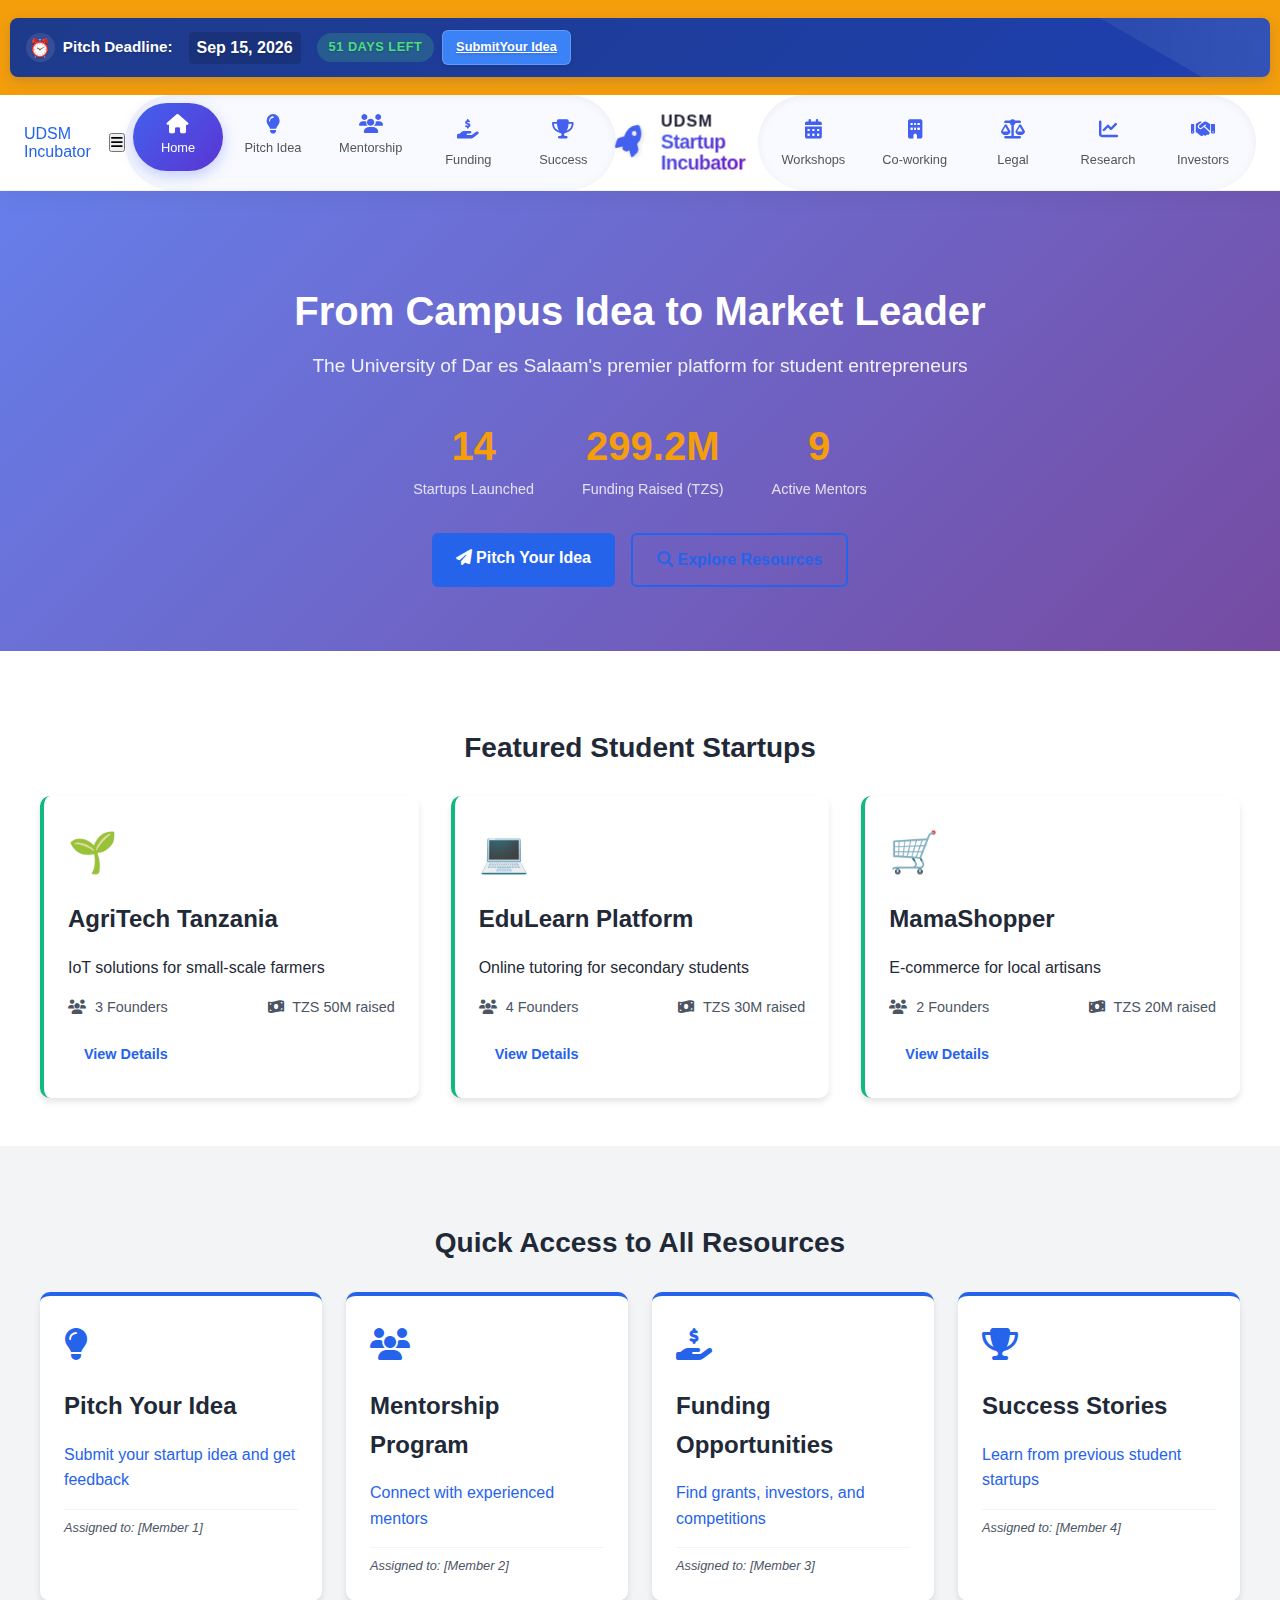
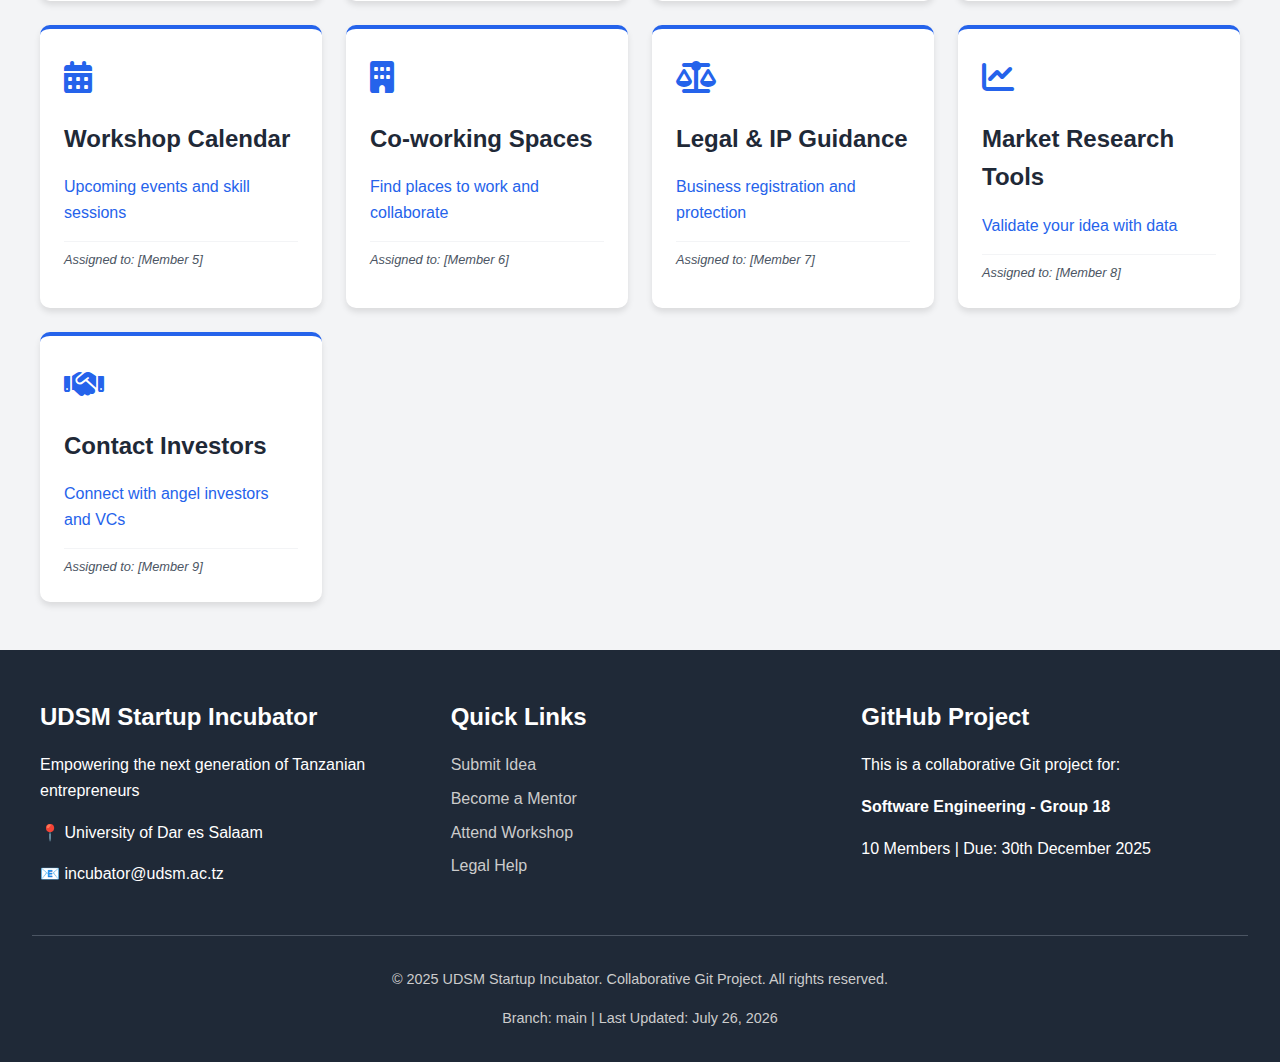
<file: index.html>
<!DOCTYPE html>
<html lang="en">
<head>
    <meta charset="UTF-8">
    <meta name="viewport" content="width=device-width, initial-scale=1.0, maximum-scale=5.0, viewport-fit=cover">
    <title>UDSM Startup Incubator | Turn Ideas into Reality</title>
    <link rel="stylesheet" href="styles/main.css">
    <link rel="stylesheet" href="styles/components/navbar.css">
    <link rel="stylesheet" href="styles/pages/home.css">
    <link rel="stylesheet" href="https://cdnjs.cloudflare.com/ajax/libs/font-awesome/6.4.0/css/all.min.css">
</head>
<body>
    <!-- Pitch Deadline Component -->
    <div class="top-alert">
        <div class="pitch-deadline">
            <!-- Content will be dynamically inserted by deadlineManager.js -->
        </div>
    </div>

    <!-- Main Navigation -->
    <nav class="navbar">
        <div class="nav-container">
            <!-- Logo or site title -->
            <a href="/" class="logo">
                <span class="logo-text">UDSM Incubator</span>
            </a>

            <!-- Mobile Menu Toggle -->
            <button class="menu-toggle" aria-label="Toggle menu" aria-expanded="false" aria-controls="nav-menu">
                <i class="fas fa-bars"></i>
            </button>
            
            <!-- Mobile Menu Overlay -->
            <div class="menu-overlay"></div>
            
            <!-- Navigation Menu -->
            <ul class="nav-menu" id="nav-menu" role="menu">
                <li class="nav-item">
                    <a href="index.html" class="nav-link active">
                        <i class="fas fa-home nav-icon"></i>
                        <span class="nav-text">Home</span>
                    </a>
                </li>
                <li class="nav-item">
                    <a href="pages/pitch.html" class="nav-link">
                        <i class="fas fa-lightbulb nav-icon"></i>
                        <span class="nav-text">Pitch Idea</span>
                    </a>
                </li>
                <li class="nav-item">
                    <a href="pages/mentorship.html" class="nav-link">
                        <i class="fas fa-users nav-icon"></i>
                        <span class="nav-text">Mentorship</span>
                    </a>
                </li>
                <li class="nav-item">
                    <a href="pages/funding.html" class="nav-link">
                        <div class="nav-icon"><i class="fas fa-hand-holding-usd"></i></div>
                        <span class="nav-text">Funding</span>
                    </a>
                </li>
                <li class="nav-item">
                    <a href="pages/stories.html" class="nav-link">
                        <div class="nav-icon"><i class="fas fa-trophy"></i></div>
                        <span class="nav-text">Success</span>
                    </a>
                </li>
            </ul>

            <!-- Centered Logo -->
            <div class="logo">
                <div class="logo-3d">
                    <div class="logo-icon">
                        <i class="fas fa-rocket"></i>
                    </div>
                    <h1 class="logo-text">
                        <span class="logo-udsm">UDSM</span>
                        <span class="logo-main">Startup Incubator</span>
                    </h1>
                </div>
            </div>

            <!-- Right Navigation -->
            <ul class="nav-menu right-nav">
                <li class="nav-item">
                    <a href="pages/workshops.html" class="nav-link">
                        <div class="nav-icon"><i class="fas fa-calendar-alt"></i></div>
                        <span class="nav-text">Workshops</span>
                    </a>
                </li>
                <li class="nav-item">
                    <a href="pages/spaces.html" class="nav-link">
                        <div class="nav-icon"><i class="fas fa-building"></i></div>
                        <span class="nav-text">Co-working</span>
                    </a>
                </li>
                <li class="nav-item">
                    <a href="pages/legal.html" class="nav-link">
                        <div class="nav-icon"><i class="fas fa-balance-scale"></i></div>
                        <span class="nav-text">Legal</span>
                    </a>
                </li>
                <li class="nav-item">
                    <a href="pages/research.html" class="nav-link">
                        <div class="nav-icon"><i class="fas fa-chart-line"></i></div>
                        <span class="nav-text">Research</span>
                    </a>
                </li>
                <li class="nav-item">
                    <a href="pages/investors.html" class="nav-link">
                        <div class="nav-icon"><i class="fas fa-handshake"></i></div>
                        <span class="nav-text">Investors</span>
                    </a>
                </li>
            </ul>

            <div class="hamburger">
                <i class="fas fa-bars"></i>
            </div>
        </div>
    </nav>

    <!-- Hero Section -->
    <header class="hero">
        <div class="hero-content">
            <h2>From Campus Idea to Market Leader</h2>
            <p>The University of Dar es Salaam's premier platform for student entrepreneurs</p>
            <div class="hero-stats">
                <div class="stat">
                    <span class="number" id="startups-count">0</span>
                    <span class="label">Startups Launched</span>
                </div>
                <div class="stat">
                    <span class="number" id="funding-count">0</span>
                    <span class="label">Funding Raised (TZS)</span>
                </div>
                <div class="stat">
                    <span class="number" id="mentors-count">0</span>
                    <span class="label">Active Mentors</span>
                </div>
            </div>
            <div class="hero-buttons">
                <a href="pages/pitch.html" class="btn-primary">
                    <i class="fas fa-paper-plane"></i> Pitch Your Idea
                </a>
                <a href="#features" class="btn-secondary">
                    <i class="fas fa-search"></i> Explore Resources
                </a>
            </div>
        </div>
    </header>

    <!-- Featured Startups Section -->
    <section class="featured-startups">
        <h2>Featured Student Startups</h2>
        <div class="startup-grid">
            <!-- Startup Card 1 -->
            <div class="startup-card">
                <div class="startup-logo">🌱</div>
                <h3>AgriTech Tanzania</h3>
                <p>IoT solutions for small-scale farmers</p>
                <div class="startup-metrics">
                    <span><i class="fas fa-users"></i> 3 Founders</span>
                    <span><i class="fas fa-money-bill-wave"></i> TZS 50M raised</span>
                </div>
                <a href="#" class="btn-small">View Details</a>
            </div>
            
            <!-- Startup Card 2 -->
            <div class="startup-card">
                <div class="startup-logo">💻</div>
                <h3>EduLearn Platform</h3>
                <p>Online tutoring for secondary students</p>
                <div class="startup-metrics">
                    <span><i class="fas fa-users"></i> 4 Founders</span>
                    <span><i class="fas fa-money-bill-wave"></i> TZS 30M raised</span>
                </div>
                <a href="#" class="btn-small">View Details</a>
            </div>
            
            <!-- Startup Card 3 -->
            <div class="startup-card">
                <div class="startup-logo">🛒</div>
                <h3>MamaShopper</h3>
                <p>E-commerce for local artisans</p>
                <div class="startup-metrics">
                    <span><i class="fas fa-users"></i> 2 Founders</span>
                    <span><i class="fas fa-money-bill-wave"></i> TZS 20M raised</span>
                </div>
                <a href="#" class="btn-small">View Details</a>
            </div>
        </div>
    </section>

    <!-- Quick Links Section -->
    <section class="quick-links" id="features">
        <h2>Quick Access to All Resources</h2>
        <div class="links-grid">
            <!-- Each group member will enhance ONE of these cards -->
            <a href="pages/pitch.html" class="feature-card">
                <div class="feature-icon">
                    <i class="fas fa-lightbulb"></i>
                </div>
                <h3>Pitch Your Idea</h3>
                <p>Submit your startup idea and get feedback</p>
                <span class="assignee">Assigned to: [Member 1]</span>
            </a>
            
            <a href="pages/mentorship.html" class="feature-card">
                <div class="feature-icon">
                    <i class="fas fa-users"></i>
                </div>
                <h3>Mentorship Program</h3>
                <p>Connect with experienced mentors</p>
                <span class="assignee">Assigned to: [Member 2]</span>
            </a>
            
            <a href="pages/funding.html" class="feature-card">
                <div class="feature-icon">
                    <i class="fas fa-hand-holding-usd"></i>
                </div>
                <h3>Funding Opportunities</h3>
                <p>Find grants, investors, and competitions</p>
                <span class="assignee">Assigned to: [Member 3]</span>
            </a>
            
            <a href="pages/stories.html" class="feature-card">
                <div class="feature-icon">
                    <i class="fas fa-trophy"></i>
                </div>
                <h3>Success Stories</h3>
                <p>Learn from previous student startups</p>
                <span class="assignee">Assigned to: [Member 4]</span>
            </a>
            
            <a href="pages/workshops.html" class="feature-card">
                <div class="feature-icon">
                    <i class="fas fa-calendar-alt"></i>
                </div>
                <h3>Workshop Calendar</h3>
                <p>Upcoming events and skill sessions</p>
                <span class="assignee">Assigned to: [Member 5]</span>
            </a>
            
            <a href="pages/spaces.html" class="feature-card">
                <div class="feature-icon">
                    <i class="fas fa-building"></i>
                </div>
                <h3>Co-working Spaces</h3>
                <p>Find places to work and collaborate</p>
                <span class="assignee">Assigned to: [Member 6]</span>
            </a>
            
            <a href="pages/legal.html" class="feature-card">
                <div class="feature-icon">
                    <i class="fas fa-balance-scale"></i>
                </div>
                <h3>Legal & IP Guidance</h3>
                <p>Business registration and protection</p>
                <span class="assignee">Assigned to: [Member 7]</span>
            </a>
            
            <a href="pages/research.html" class="feature-card">
                <div class="feature-icon">
                    <i class="fas fa-chart-line"></i>
                </div>
                <h3>Market Research Tools</h3>
                <p>Validate your idea with data</p>
                <span class="assignee">Assigned to: [Member 8]</span>
            </a>
            
            <a href="pages/investors.html" class="feature-card">
                <div class="feature-icon">
                    <i class="fas fa-handshake"></i>
                </div>
                <h3>Contact Investors</h3>
                <p>Connect with angel investors and VCs</p>
                <span class="assignee">Assigned to: [Member 9]</span>
            </a>
        </div>
    </section>

    <!-- Footer -->
    <footer class="footer">
        <div class="footer-content">
            <div class="footer-section">
                <h3>UDSM Startup Incubator</h3>
                <p>Empowering the next generation of Tanzanian entrepreneurs</p>
                <p>📍 University of Dar es Salaam</p>
                <p>📧 incubator@udsm.ac.tz</p>
            </div>
            <div class="footer-section">
                <h3>Quick Links</h3>
                <ul>
                    <li><a href="pages/pitch.html">Submit Idea</a></li>
                    <li><a href="pages/mentorship.html">Become a Mentor</a></li>
                    <li><a href="pages/workshops.html">Attend Workshop</a></li>
                    <li><a href="pages/legal.html">Legal Help</a></li>
                </ul>
            </div>
            <div class="footer-section">
                <h3>GitHub Project</h3>
                <p>This is a collaborative Git project for:</p>
                <p><strong>Software Engineering - Group 18</strong></p>
                <p>10 Members | Due: 30th December 2025</p>
            </div>
        </div>
        <div class="footer-bottom">
            <p>&copy; 2025 UDSM Startup Incubator. Collaborative Git Project. All rights reserved.</p>
            <p>Branch: <span id="current-branch">master</span> | Last Updated: <span id="last-updated">Today</span></p>
        </div>
    </footer>

    <!-- Scripts -->
    <script src="scripts/modules/mobileNav.js" defer></script>
    <script src="scripts/modules/deadlineManager.js" defer></script>
    <script src="scripts/modules/counter.js" defer></script>
    <script>
        // Initialize main functionality after all scripts are loaded
        document.addEventListener('DOMContentLoaded', function() {
            console.log('All scripts loaded');
        });
    </script>
    <script src="scripts/main.js" type="module"></script>
</body>
</html>
</file>
<file: styles/components/navbar.css>
/* Premium Navigation Styles */
:root {
    --primary: #4361ee;
    --primary-dark: #3a56d4;
    --secondary: #7209b7;
    --accent: #f72585;
    --dark: #1a1a2e;
    --light: #f8f9fa;
    --gradient: linear-gradient(135deg, #4361ee 0%, #7209b7 100%);
    --gradient-light: linear-gradient(135deg, #4cc9f0 0%, #7209b7 100%);
    --shadow: 0 10px 30px rgba(0, 0, 0, 0.08);
    --shadow-hover: 0 20px 40px rgba(0, 0, 0, 0.12);
    --radius: 16px;
    --transition: all 0.3s cubic-bezier(0.25, 0.46, 0.45, 0.94);
}

.navbar {
    background: rgba(255, 255, 255, 0.98);
    backdrop-filter: blur(10px);
    -webkit-backdrop-filter: blur(10px);
    position: sticky;
    top: 0;
    z-index: 1000;
    padding: 0;
    border-bottom: 1px solid rgba(0, 0, 0, 0.05);
    box-shadow: 0 5px 20px rgba(0, 0, 0, 0.05);
    transition: var(--transition);
}

.navbar.scrolled {
    padding: 0;
    box-shadow: 0 10px 30px rgba(0, 0, 0, 0.1);
}

.nav-container {
    max-width: 1400px;
    margin: 0 auto;
    padding: 0 1.5rem;
    display: flex;
    justify-content: space-between;
    align-items: center;
    position: relative;
    min-height: 70px;
}

/* Premium Logo */
.logo {
    position: relative;
    z-index: 1000;
    text-decoration: none;
    padding: 0.5rem 0;
    transition: var(--transition);
}

.logo:hover {
    transform: translateY(-2px);
}

.logo-3d {
    display: flex;
    align-items: center;
    gap: 1rem;
    perspective: 1000px;
    transform-style: preserve-3d;
}

.logo-icon {
    font-size: 1.8rem;
    color: var(--primary);
    transform: translateZ(20px) rotate(-15deg);
    animation: float 3s ease-in-out infinite;
    position: relative;
    z-index: 2;
    text-shadow: 2px 2px 4px rgba(0,0,0,0.1);
}

@keyframes float {
    0%, 100% { transform: translateZ(20px) rotate(-15deg) translateY(0); }
    50% { transform: translateZ(20px) rotate(-15deg) translateY(-5px); }
}

.logo-text {
    display: flex;
    flex-direction: column;
    line-height: 1.1;
    margin: 0;
    transform: translateZ(15px);
    position: relative;
    text-align: left;
}

.logo-udsm {
    font-size: 1rem;
    font-weight: 800;
    color: var(--dark);
    letter-spacing: 1px;
    text-transform: uppercase;
    position: relative;
    display: block;
    text-shadow: 1px 1px 0 rgba(255,255,255,0.5);
}

.logo-main {
    font-size: 1.2rem;
    font-weight: 700;
    background: var(--gradient);
    -webkit-background-clip: text;
    -webkit-text-fill-color: transparent;
    background-clip: text;
    position: relative;
    display: block;
    letter-spacing: -0.5px;
}

/* Premium Navigation Menu */
.nav-menu {
    display: flex;
    gap: 5px;
    list-style: none;
    margin: 0;
    padding: 8px;
    background: rgba(248, 249, 255, 0.8);
    border-radius: 50px;
    box-shadow: inset 0 2px 10px rgba(0, 0, 0, 0.05);
}

.nav-item {
    position: relative;
}

.nav-link {
    display: flex;
    flex-direction: column;
    align-items: center;
    padding: 0.75rem 1rem;
    border-radius: 50px;
    color: #555;
    text-decoration: none;
    transition: var(--transition);
    min-width: 90px;
    background: transparent;
    position: relative;
    overflow: hidden;
    z-index: 1;
    font-weight: 500;
}

.nav-link::before {
    content: '';
    position: absolute;
    top: 0;
    left: 0;
    width: 100%;
    height: 100%;
    background: var(--gradient);
    opacity: 0;
    transition: opacity 0.3s ease;
    z-index: -1;
    border-radius: 50px;
}

.nav-link:hover {
    color: white;
    transform: translateY(-2px);
    box-shadow: 0 5px 15px rgba(67, 97, 238, 0.2);
}

.nav-link:hover::before {
    opacity: 1;
}

.nav-link:hover .nav-icon {
    color: white;
    transform: scale(1.1);
}

.nav-link.active {
    color: white;
    background: var(--gradient);
    box-shadow: 0 5px 15px rgba(67, 97, 238, 0.3);
    font-weight: 600;
}

.nav-link.active:hover {
    transform: translateY(-2px);
    box-shadow: 0 8px 20px rgba(67, 97, 238, 0.4);
}

.nav-link.active .nav-icon {
    color: white;
}

.nav-icon {
    font-size: 1.2rem;
    margin-bottom: 0.25rem;
    color: var(--primary);
    transition: var(--transition);
    width: 24px;
    text-align: center;
}

.nav-text {
    font-size: 0.8rem;
    font-weight: 500;
    text-align: center;
    white-space: nowrap;
}

/* Premium Mobile Menu Toggle */
.hamburger {
    display: none;
    background: var(--gradient);
    border: none;
    width: 50px;
    height: 50px;
    border-radius: 50%;
    cursor: pointer;
    position: relative;
    transition: var(--transition);
    box-shadow: 0 5px 15px rgba(67, 97, 238, 0.3);
    z-index: 1001;
}

.hamburger:hover {
    transform: scale(1.05);
    box-shadow: 0 8px 20px rgba(67, 97, 238, 0.4);
}

.hamburger span {
    display: block;
    position: absolute;
    height: 3px;
    width: 24px;
    background: white;
    border-radius: 3px;
    left: 13px;
    transition: var(--transition);
}

.hamburger span:nth-child(1) {
    top: 18px;
}

.hamburger span:nth-child(2) {
    top: 24px;
}

.hamburger span:nth-child(3) {
    top: 30px;
}

.hamburger.active span:nth-child(1) {
    top: 24px;
    transform: rotate(45deg);
}

.hamburger.active span:nth-child(2) {
    opacity: 0;
}

.hamburger.active span:nth-child(3) {
    top: 24px;
    transform: rotate(-45deg);
}

/* Overlay for mobile menu */
.menu-overlay {
    display: none;
    position: fixed;
    top: 0;
    left: 0;
    right: 0;
    bottom: 0;
    background: rgba(0, 0, 0, 0.5);
    backdrop-filter: blur(5px);
    z-index: 998;
    opacity: 0;
    visibility: hidden;
    transition: all 0.3s ease;
}

.menu-overlay.active {
    display: block;
    opacity: 1;
    visibility: visible;
}

/* Mobile Navigation */
@media (max-width: 1024px) {
    .nav-menu {
        position: fixed;
        top: 0;
        left: -100%;
        width: 280px;
        height: 100vh;
        background: white;
        flex-direction: column;
        align-items: flex-start;
        padding: 80px 1.5rem 2rem;
        gap: 0.5rem;
        transition: all 0.3s ease;
        overflow-y: auto;
        border-radius: 0;
        background: rgba(255, 255, 255, 0.98);
        backdrop-filter: blur(10px);
        z-index: 999;
        box-shadow: 20px 0 40px rgba(0, 0, 0, 0.15);
    }

    .nav-menu.active {
        left: 0;
    }

    .nav-item {
        width: 100%;
    }

    .nav-link {
        flex-direction: row;
        justify-content: flex-start;
        padding: 1rem 1.5rem;
        text-align: left;
        width: 100%;
        border-radius: 12px;
        border: 1px solid rgba(0, 0, 0, 0.05);
        background: rgba(248, 249, 255, 0.5);
        min-width: auto;
        margin-bottom: 0.25rem;
    }

    .nav-link:hover {
        background: var(--gradient);
        color: white;
        transform: translateX(5px);
        border-color: transparent;
    }

    .nav-link.active {
        background: var(--gradient);
        color: white;
        border-color: transparent;
        box-shadow: 0 5px 15px rgba(67, 97, 238, 0.3);
    }

    .nav-icon {
        margin-bottom: 0;
        margin-right: 0.75rem;
        font-size: 1.1rem;
        width: 24px;
    }

    .nav-text {
        font-size: 1rem;
        font-weight: 500;
    }

    .hamburger {
        display: block;
        position: fixed;
        top: 15px;
        right: 15px;
    }

    .logo {
        position: fixed;
        top: 15px;
        left: 15px;
        background: rgba(255, 255, 255, 0.9);
        padding: 0.75rem 1rem;
        border-radius: 0 0 10px 0;
        box-shadow: 0 10px 30px rgba(67, 97, 238, 0.1);
        border: 1px solid rgba(67, 97, 238, 0.1);
        backdrop-filter: blur(10px);
    }
}

/* Tablet Navigation */
@media (max-width: 1200px) and (min-width: 1025px) {
    .nav-link {
        padding: 0.75rem 0.8rem;
        min-width: 80px;
    }
    
    .nav-text {
        font-size: 0.75rem;
    }
    
    .nav-icon {
        font-size: 1.1rem;
    }
}

/* Desktop - Smaller screens */
@media (max-width: 1100px) and (min-width: 1025px) {
    .nav-menu {
        padding: 6px;
    }
    
    .nav-link {
        padding: 0.75rem 0.7rem;
        min-width: 75px;
    }
}

/* Header Animations */
@keyframes slideInDown {
    from {
        transform: translateY(-100%);
        opacity: 0;
    }
    to {
        transform: translateY(0);
        opacity: 1;
    }
}

@keyframes fadeInLeft {
    from {
        opacity: 0;
        transform: translateX(-20px);
    }
    to {
        opacity: 1;
        transform: translateX(0);
    }
}

@keyframes pulseGradient {
    0%, 100% {
        background-position: 0% 50%;
    }
    50% {
        background-position: 100% 50%;
    }
}

/* Apply animations */
.navbar {
    animation: slideInDown 0.5s ease;
}

.logo {
    animation: fadeInLeft 0.6s ease 0.2s both;
}

.nav-item:nth-child(1) { animation-delay: 0.3s; }
.nav-item:nth-child(2) { animation-delay: 0.35s; }
.nav-item:nth-child(3) { animation-delay: 0.4s; }
.nav-item:nth-child(4) { animation-delay: 0.45s; }
.nav-item:nth-child(5) { animation-delay: 0.5s; }
.nav-item:nth-child(6) { animation-delay: 0.55s; }
.nav-item:nth-child(7) { animation-delay: 0.6s; }
.nav-item:nth-child(8) { animation-delay: 0.65s; }
.nav-item:nth-child(9) { animation-delay: 0.7s; }
.nav-item:nth-child(10) { animation-delay: 0.75s; }

/* Gradient animation for active state */
.nav-link.active {
    background-size: 200% 200%;
    animation: pulseGradient 3s ease infinite;
}

/* Enhanced hover effects */
.nav-link {
    position: relative;
    overflow: hidden;
}

.nav-link::after {
    content: '';
    position: absolute;
    bottom: 0;
    left: 0;
    width: 100%;
    height: 2px;
    background: var(--gradient);
    transform: scaleX(0);
    transform-origin: right;
    transition: transform 0.3s ease;
}

.nav-link:hover::after {
    transform: scaleX(1);
    transform-origin: left;
}

.nav-link.active::after {
    display: none;
}

/* Ripple effect on click */
.nav-link {
    position: relative;
    overflow: hidden;
}

.nav-link::before {
    content: '';
    position: absolute;
    top: 50%;
    left: 50%;
    width: 0;
    height: 0;
    border-radius: 50%;
    background: rgba(255, 255, 255, 0.3);
    transform: translate(-50%, -50%);
    transition: width 0.6s ease, height 0.6s ease;
}

.nav-link:active::before {
    width: 200px;
    height: 200px;
}

/* Active page detection */
.nav-link[href*="workshops"].active {
    background: var(--gradient);
}
</file>
<file: styles/pages/home.css>
/* Hero Section */
.hero {
    background: linear-gradient(135deg, #667eea 0%, #764ba2 100%);
    color: white;
    padding: 4rem 2rem;
    text-align: center;
}

.hero-content h2 {
    font-size: 2.5rem;
    color: white;
    margin-bottom: 1rem;
}

.hero-content p {
    font-size: 1.2rem;
    margin-bottom: 2rem;
    opacity: 0.9;
}

.hero-stats {
    display: flex;
    justify-content: center;
    gap: 3rem;
    margin: 2rem 0;
}

.stat {
    display: flex;
    flex-direction: column;
    align-items: center;
}

.number {
    font-size: 2.5rem;
    font-weight: bold;
    color: var(--energy-orange);
}

.label {
    font-size: 0.9rem;
    opacity: 0.8;
}

.hero-buttons {
    display: flex;
    gap: 1rem;
    justify-content: center;
    flex-wrap: wrap;
}

/* Featured Startups */
.featured-startups {
    padding: 3rem 2rem;
    background-color: var(--white);
}

.startup-grid {
    display: grid;
    grid-template-columns: repeat(auto-fit, minmax(300px, 1fr));
    gap: 2rem;
    max-width: 1200px;
    margin: 0 auto;
}

.startup-card {
    background: var(--white);
    border-radius: 10px;
    padding: 1.5rem;
    box-shadow: 0 4px 6px rgba(0, 0, 0, 0.1);
    transition: transform 0.3s ease, box-shadow 0.3s ease;
    border-left: 4px solid var(--accent-green);
}

.startup-card:hover {
    transform: translateY(-5px);
    box-shadow: 0 8px 25px rgba(0, 0, 0, 0.15);
}

.startup-logo {
    font-size: 2.5rem;
    margin-bottom: 1rem;
}

.startup-metrics {
    display: flex;
    justify-content: space-between;
    margin: 1rem 0;
    font-size: 0.9rem;
    color: var(--medium-gray);
}

.startup-metrics i {
    margin-right: 5px;
}

/* Quick Links / Feature Cards */
.quick-links {
    padding: 3rem 2rem;
    background-color: var(--light-gray);
}

.links-grid {
    display: grid;
    grid-template-columns: repeat(auto-fit, minmax(250px, 1fr));
    gap: 1.5rem;
    max-width: 1200px;
    margin: 0 auto;
}

.feature-card {
    background: var(--white);
    border-radius: 10px;
    padding: 1.5rem;
    box-shadow: 0 4px 6px rgba(0, 0, 0, 0.1);
    transition: all 0.3s ease;
    display: block;
    border-top: 4px solid var(--primary-blue);
}

.feature-card:hover {
    transform: translateY(-5px);
    box-shadow: 0 8px 25px rgba(37, 99, 235, 0.2);
    border-top-color: var(--energy-orange);
}

.feature-icon {
    font-size: 2rem;
    color: var(--primary-blue);
    margin-bottom: 1rem;
}

.assignee {
    display: block;
    font-size: 0.8rem;
    color: var(--medium-gray);
    margin-top: 1rem;
    font-style: italic;
    border-top: 1px solid var(--light-gray);
    padding-top: 0.5rem;
}

/* Footer */
.footer {
    background-color: var(--dark-gray);
    color: white;
    padding: 3rem 2rem 1rem;
}

.footer-content {
    display: grid;
    grid-template-columns: repeat(auto-fit, minmax(250px, 1fr));
    gap: 2rem;
    max-width: 1200px;
    margin: 0 auto;
}

.footer-section h3 {
    color: white;
    margin-bottom: 1rem;
}

.footer-section ul {
    list-style: none;
}

.footer-section ul li {
    margin-bottom: 0.5rem;
}

.footer-section a {
    color: #ccc;
}

.footer-section a:hover {
    color: white;
}

.footer-bottom {
    text-align: center;
    margin-top: 2rem;
    padding-top: 2rem;
    border-top: 1px solid var(--medium-gray);
    font-size: 0.9rem;
    color: #ccc;
}

/* Responsive Design */
@media (max-width: 768px) {
    .hero-stats {
        flex-direction: column;
        gap: 1.5rem;
    }
    
    .hero-buttons {
        flex-direction: column;
        align-items: center;
    }
    
    .hero-buttons a {
        width: 100%;
        max-width: 300px;
    }
}
</file>
<file: styles/main.css>
/* Reset and Base Styles */
@import url('https://fonts.googleapis.com/css2?family=Inter:wght@300;400;500;600;700&display=swap');
@import url('components/deadline.css');

* {
    margin: 0;
    padding: 0;
    box-sizing: border-box;
}

:root {
    /* Color Palette */
    --primary-blue: #2563eb;
    --primary-dark: #1e40af;
    --accent-green: #10b981;
    --energy-orange: #f59e0b;
    --dark-gray: #1f2937;
    --medium-gray: #4b5563;
    --light-gray: #f3f4f6;
    --white: #ffffff;
    
    /* Typography */
    --font-main: 'Segoe UI', Tahoma, Geneva, Verdana, sans-serif;
    --font-heading: 'Arial Rounded MT Bold', 'Arial', sans-serif;
}

body {
    font-family: var(--font-main);
    line-height: 1.6;
    color: var(--dark-gray);
    background-color: var(--light-gray);
}

/* Container */
.container {
    width: 100%;
    max-width: 1200px;
    margin: 0 auto;
    padding: 0 1.5rem;
}

/* Typography */
h1, h2, h3, h4 {
    font-family: var(--font-heading);
    margin-bottom: 1rem;
    color: var(--dark-gray);
}

h1 {
    font-size: 2rem;
    line-height: 1.2;
}

h2 {
    font-size: 1.75rem;
    line-height: 1.2;
    text-align: center;
    margin: 2rem 0;
}

h3 {
    font-size: 1.5rem;
}

p {
    margin-bottom: 1rem;
}

/* Links */
a {
    color: var(--primary-blue);
    text-decoration: none;
    transition: color 0.3s ease;
}

a:hover {
    color: var(--primary-dark);
}

/* Buttons */
.btn-primary, .btn-secondary, .btn-small {
    display: inline-block;
    padding: 12px 24px;
    border-radius: 6px;
    font-weight: 600;
    text-align: center;
    cursor: pointer;
    transition: all 0.3s ease;
    border: none;
    font-size: 1rem;
}

.btn-primary {
    background-color: var(--primary-blue);
    color: white;
}

.btn-primary:hover {
    background-color: var(--primary-dark);
    transform: translateY(-2px);
    box-shadow: 0 4px 12px rgba(37, 99, 235, 0.3);
}

.btn-secondary {
    background-color: transparent;
    color: var(--primary-blue);
    border: 2px solid var(--primary-blue);
}

.btn-secondary:hover {
    background-color: var(--primary-blue);
    color: white;
}

.btn-small {
    padding: 8px 16px;
    font-size: 0.9rem;
}

/* Utility Classes */
.text-center { text-align: center; }
.mt-1 { margin-top: 1rem; }
.mt-2 { margin-top: 2rem; }
.mb-1 { margin-bottom: 1rem; }
.mb-2 { margin-bottom: 2rem; }

/* Alert Bar */
.top-alert {
    background-color: var(--energy-orange);
    color: white;
    padding: 10px;
    text-align: center;
    font-weight: 500;
}

.top-alert a {
    color: white;
    text-decoration: underline;
    font-weight: bold;
}

/* Make sure all pages will have consistent padding */
main {
    padding: 20px;
    min-height: 70vh;
}
</file>
